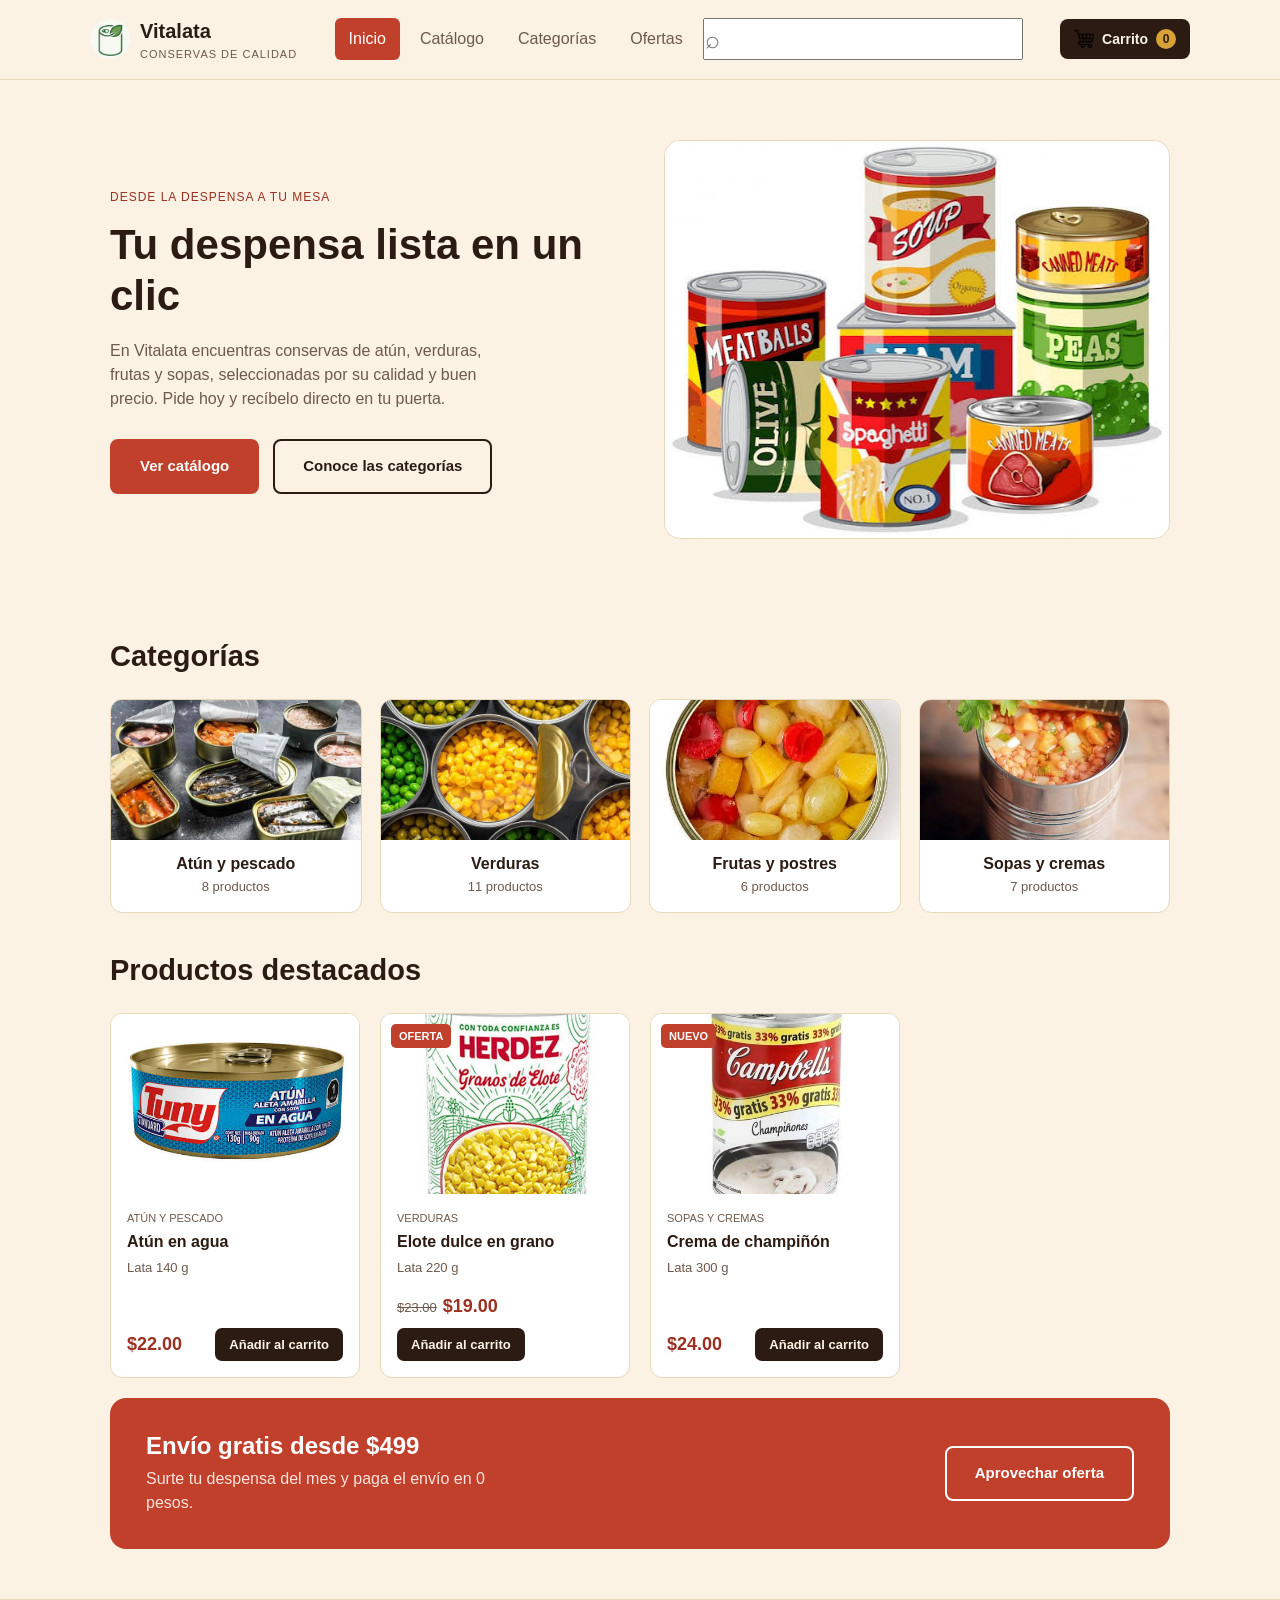
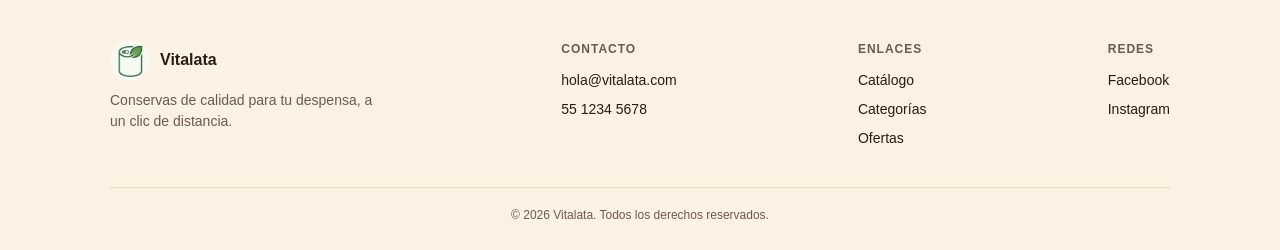
<file: index.html>
<!doctype html>
<html lang="es">
<head>
    <meta charset="UTF-8">
    <title>Vitalata - Conservas de calidad</title>
    <link rel="stylesheet" href="css/estilos.css">
</head>
<body>

    <header class="encabezado">
        <div class="contenedor barra-navegacion">

            <a href="index.html" class="logo">
                <img src="img/logo.png" alt="Logo de Vitalata" class="logo-marca">
                <div class="logo-texto">
                    <strong>Vitalata</strong>
                    <div class="logo-slogan">Conservas de calidad</div>
                </div>
            </a>

            <nav>
                <ul class="menu-principal">
                    <li><a href="index.html" class="activo">Inicio</a></li>
                    <li><a href="catalogo.html">Catálogo</a></li>
                    <li><a class="inactivo">Categorías</a></li>
                    <li><a class="inactivo">Ofertas</a></li>
                    <input type="text" placeholder="⌕">
                </ul>
            </nav>

            <button class="boton-carrito" aria-label="Ver carrito de compras">
                <img src="img/carrito.png" alt="" class="carrito-icono">
                <span>Carrito</span>
                <span class="carrito-contador">0</span>
            </button>

        </div>
    </header>

    <main class="contenedor">

        <section class="hero">
            <div class="hero-texto">
                <div class="hero-aviso">Desde la despensa a tu mesa</div>
                <h1>Tu despensa lista en un clic</h1>
                <p>
                    En Vitalata encuentras conservas de atún, verduras, frutas y
                    sopas, seleccionadas por su calidad y buen precio. Pide hoy y
                    recíbelo directo en tu puerta.
                </p>
                <div class="hero-botones">
                    <a href="catalogo.html" class="boton boton-primario">Ver catálogo</a>
                    <a class="boton boton-secundario inactivo">Conoce las categorías</a>
                </div>
            </div>
            <div class="hero-imagen">
                <img src="img/banner-inicio.jpg" alt="Variedad de productos enlatados Vitalata acomodados en la despensa">
            </div>
        </section>

        <section class="categorias">
            <h2 class="titulo-seccion">Categorías</h2>
            <div class="rejilla-categorias">

                <a href="catalogo.html" class="tarjeta-categoria">
                    <img src="img/categoria-atun.jpg" alt="Latas de atún y pescado Vitalata">
                    <h3>Atún y pescado</h3>
                    <p>8 productos</p>
                </a>

                <a href="catalogo.html" class="tarjeta-categoria">
                    <img src="img/categoria-verduras.jpg" alt="Latas de verduras Vitalata">
                    <h3>Verduras</h3>
                    <p>11 productos</p>
                </a>

                <a href="catalogo.html" class="tarjeta-categoria">
                    <img src="img/categoria-frutas.jpg" alt="Latas de frutas y postres Vitalata">
                    <h3>Frutas y postres</h3>
                    <p>6 productos</p>
                </a>

                <a href="catalogo.html" class="tarjeta-categoria">
                    <img src="img/categoria-sopas.jpg" alt="Latas de sopas y cremas Vitalata">
                    <h3>Sopas y cremas</h3>
                    <p>7 productos</p>
                </a>

            </div>
        </section>

        <section class="destacados">
            <h2 class="titulo-seccion">Productos destacados</h2>
            <div class="rejilla-productos">

                <article class="tarjeta-producto">
                    <div class="producto-imagen">
                        <img src="img/producto-atun-agua.jpg" alt="Lata de atún en agua Vitalata de 140 gramos">
                    </div>
                    <div class="producto-info">
                        <div class="producto-categoria">Atún y pescado</div>
                        <h3 class="producto-nombre">Atún en agua</h3>
                        <div class="producto-presentacion">Lata 140 g</div>
                        <div class="producto-precio-fila">
                            <div class="producto-precio">$22.00</div>
                            <button class="boton-agregar">Añadir al carrito</button>
                        </div>
                    </div>
                </article>

                <article class="tarjeta-producto">
                    <div class="producto-imagen">
                        <div class="etiqueta-producto">Oferta</div>
                        <img src="img/producto-elote-dulce.jpg" alt="Lata de elote dulce en grano Vitalata de 220 gramos">
                    </div>
                    <div class="producto-info">
                        <div class="producto-categoria">Verduras</div>
                        <h3 class="producto-nombre">Elote dulce en grano</h3>
                        <div class="producto-presentacion">Lata 220 g</div>
                        <div class="producto-precio-fila">
                            <div class="precio-grupo">
                                <div class="precio-anterior">$23.00</div>
                                <div class="producto-precio">$19.00</div>
                            </div>
                            <button class="boton-agregar">Añadir al carrito</button>
                        </div>
                    </div>
                </article>

                <article class="tarjeta-producto">
                    <div class="producto-imagen">
                        <div class="etiqueta-producto">Nuevo</div>
                        <img src="img/producto-crema-champinon.jpg" alt="Lata de crema de champiñón Vitalata de 300 gramos">
                    </div>
                    <div class="producto-info">
                        <div class="producto-categoria">Sopas y cremas</div>
                        <h3 class="producto-nombre">Crema de champiñón</h3>
                        <div class="producto-presentacion">Lata 300 g</div>
                        <div class="producto-precio-fila">
                            <div class="producto-precio">$24.00</div>
                            <button class="boton-agregar">Añadir al carrito</button>
                        </div>
                    </div>
                </article>

            </div>
        </section>

        <section class="banner-oferta">
            <div>
                <h2>Envío gratis desde $499</h2>
                <p>Surte tu despensa del mes y paga el envío en 0 pesos.</p>
            </div>
            <a href="catalogo.html" class="boton boton-secundario">Aprovechar oferta</a>
        </section>

    </main>

    <footer class="pie-pagina">
        <div class="contenedor">
            <div class="rejilla-pie">

                <div class="columna-pie columna-marca">
                    <a href="index.html" class="logo">
                        <img src="img/logo.png" alt="Logo de Vitalata" class="logo-marca">
                        <strong>Vitalata</strong>
                    </a>
                    <p>Conservas de calidad para tu despensa, a un clic de distancia.</p>
                </div>

                <div class="columna-pie">
                    <h4>Contacto</h4>
                    <ul>
                        <li>hola@vitalata.com</li>
                        <li>55 1234 5678</li>
                    </ul>
                </div>

                <div class="columna-pie">
                    <h4>Enlaces</h4>
                    <ul>
                        <li><a href="catalogo.html">Catálogo</a></li>
                        <li><a class="inactivo">Categorías</a></li>
                        <li><a class="inactivo">Ofertas</a></li>
                    </ul>
                </div>

                <div class="columna-pie">
                    <h4>Redes</h4>
                    <ul>
                        <li><a class="inactivo">Facebook</a></li>
                        <li><a class="inactivo">Instagram</a></li>
                    </ul>
                </div>

            </div>

            <p class="pie-inferior">&copy; 2026 Vitalata. Todos los derechos reservados.</p>
        </div>
    </footer>

</body>
</html>
</file>
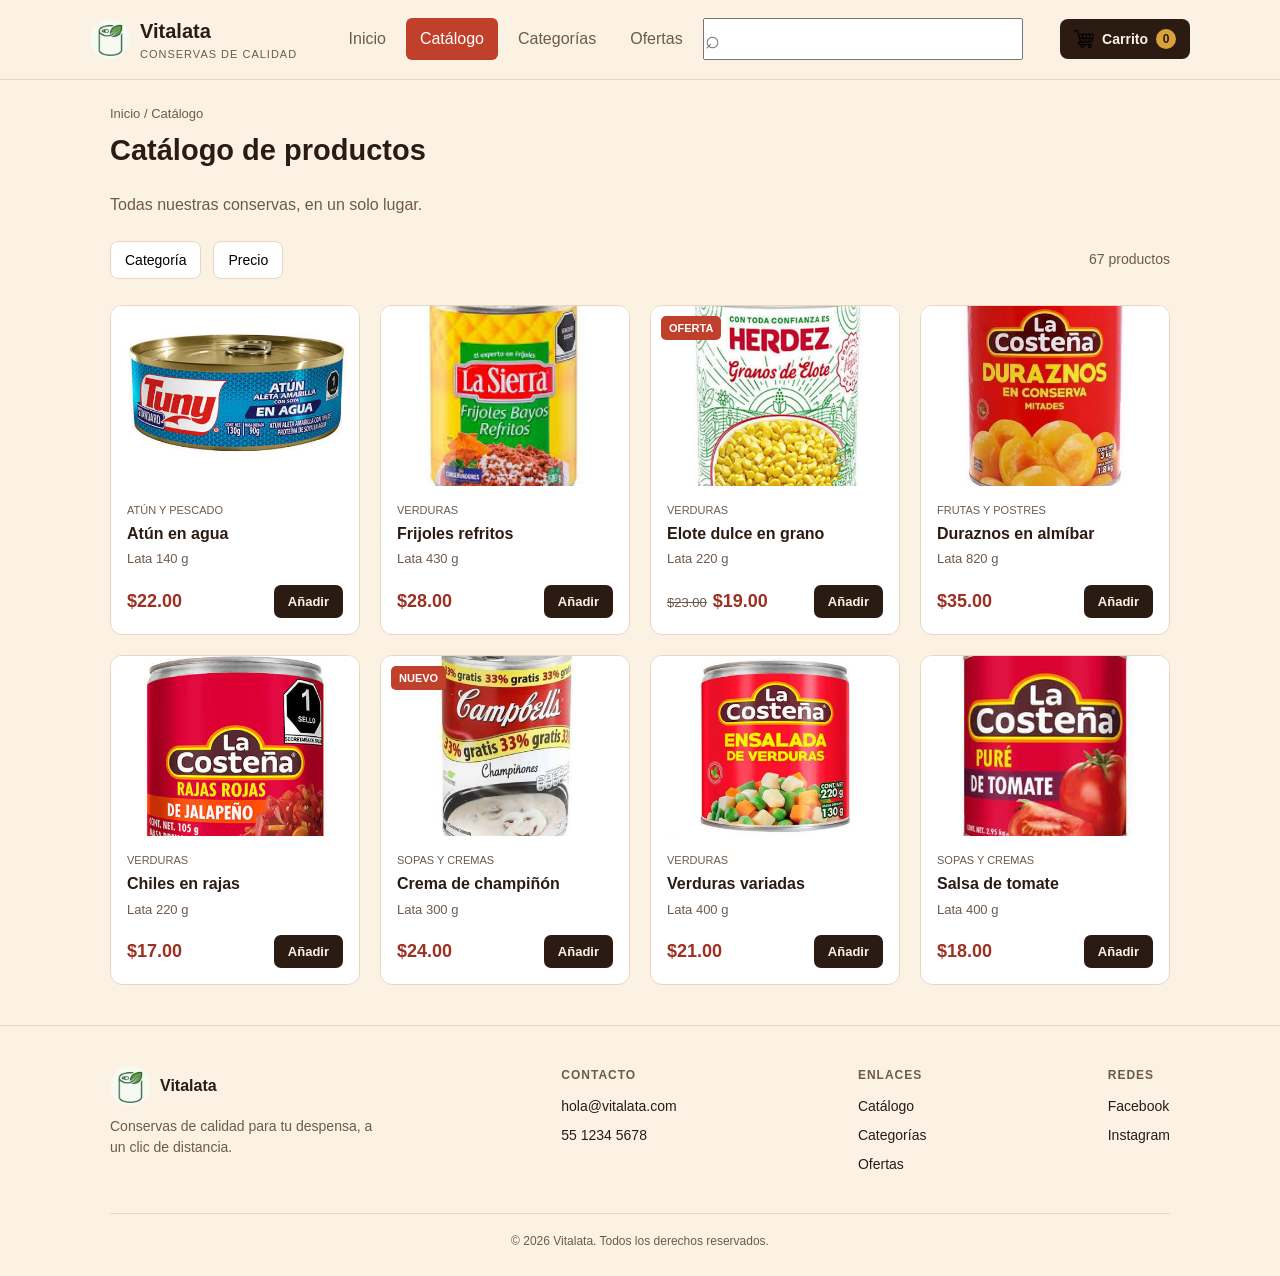
<file: catalogo.html>
<!doctype html>
<html lang="es">
<head>
    <meta charset="UTF-8">

    <title>Catálogo de productos - Vitalata</title>
    <link rel="stylesheet" href="css/estilos.css">
</head>
<body>

    <header class="encabezado">
        <div class="contenedor barra-navegacion">

            <a href="index.html" class="logo">
                <img src="img/logo.png" alt="Logo de Vitalata" class="logo-marca">
                <div class="logo-texto">
                    <strong>Vitalata</strong>
                    <div class="logo-slogan">Conservas de calidad</div>
                </div>
            </a>

            <nav>
                <ul class="menu-principal">
                    <li><a href="index.html">Inicio</a></li>
                    <li><a href="catalogo.html" class="activo">Catálogo</a></li>
                    <li><a class="inactivo">Categorías</a></li>
                    <li><a class="inactivo">Ofertas</a></li>
                    <input type="text" placeholder="⌕">
                </ul>
            </nav>

            <button class="boton-carrito" aria-label="Ver carrito de compras">
                <img src="img/carrito.png" alt="" class="carrito-icono">
                <span>Carrito</span>
                <span class="carrito-contador">0</span>
            </button>

        </div>
    </header>

    <main class="contenedor">

        <p class="migas-pan"><a href="index.html">Inicio</a> / Catálogo</p>

        <section class="encabezado-pagina">
            <h1 class="titulo-seccion">Catálogo de productos</h1>
            <p>Todas nuestras conservas, en un solo lugar.</p>
        </section>

        <div class="barra-filtros">
            <button class="filtro">Categoría</button>
            <button class="filtro">Precio</button>
            <div class="contador-resultados">67 productos</div>
        </div>

        <section class="rejilla-productos">

            <article class="tarjeta-producto">
                <div class="producto-imagen">
                    <img src="img/producto-atun-agua.jpg" alt="Lata de atún en agua Vitalata de 140 gramos">
                </div>
                <div class="producto-info">
                    <div class="producto-categoria">Atún y pescado</div>
                    <h3 class="producto-nombre">Atún en agua</h3>
                    <div class="producto-presentacion">Lata 140 g</div>
                    <div class="producto-precio-fila">
                        <div class="producto-precio">$22.00</div>
                        <button class="boton-agregar">Añadir</button>
                    </div>
                </div>
            </article>

            <article class="tarjeta-producto">
                <div class="producto-imagen">
                    <img src="img/producto-frijoles-refritos.jpg" alt="Lata de frijoles refritos Vitalata de 430 gramos">
                </div>
                <div class="producto-info">
                    <div class="producto-categoria">Verduras</div>
                    <h3 class="producto-nombre">Frijoles refritos</h3>
                    <div class="producto-presentacion">Lata 430 g</div>
                    <div class="producto-precio-fila">
                        <div class="producto-precio">$28.00</div>
                        <button class="boton-agregar">Añadir</button>
                    </div>
                </div>
            </article>

            <article class="tarjeta-producto">
                <div class="producto-imagen">
                    <div class="etiqueta-producto">Oferta</div>
                    <img src="img/producto-elote-dulce.jpg" alt="Lata de elote dulce en grano Vitalata de 220 gramos">
                </div>
                <div class="producto-info">
                    <div class="producto-categoria">Verduras</div>
                    <h3 class="producto-nombre">Elote dulce en grano</h3>
                    <div class="producto-presentacion">Lata 220 g</div>
                    <div class="producto-precio-fila">
                        <div class="precio-grupo">
                            <div class="precio-anterior">$23.00</div>
                            <div class="producto-precio">$19.00</div>
                        </div>
                        <button class="boton-agregar">Añadir</button>
                    </div>
                </div>
            </article>

            <article class="tarjeta-producto">
                <div class="producto-imagen">
                    <img src="img/producto-duraznos-almibar.jpg" alt="Lata de duraznos en almíbar Vitalata de 820 gramos">
                </div>
                <div class="producto-info">
                    <div class="producto-categoria">Frutas y postres</div>
                    <h3 class="producto-nombre">Duraznos en almíbar</h3>
                    <div class="producto-presentacion">Lata 820 g</div>
                    <div class="producto-precio-fila">
                        <div class="producto-precio">$35.00</div>
                        <button class="boton-agregar">Añadir</button>
                    </div>
                </div>
            </article>

            <article class="tarjeta-producto">
                <div class="producto-imagen">
                    <img src="img/producto-chiles-rajas.jpg" alt="Lata de chiles en rajas Vitalata de 220 gramos">
                </div>
                <div class="producto-info">
                    <div class="producto-categoria">Verduras</div>
                    <h3 class="producto-nombre">Chiles en rajas</h3>
                    <div class="producto-presentacion">Lata 220 g</div>
                    <div class="producto-precio-fila">
                        <div class="producto-precio">$17.00</div>
                        <button class="boton-agregar">Añadir</button>
                    </div>
                </div>
            </article>

            <article class="tarjeta-producto">
                <div class="producto-imagen">
                    <div class="etiqueta-producto">Nuevo</div>
                    <img src="img/producto-crema-champinon.jpg" alt="Lata de crema de champiñón Vitalata de 300 gramos">
                </div>
                <div class="producto-info">
                    <div class="producto-categoria">Sopas y cremas</div>
                    <h3 class="producto-nombre">Crema de champiñón</h3>
                    <div class="producto-presentacion">Lata 300 g</div>
                    <div class="producto-precio-fila">
                        <div class="producto-precio">$24.00</div>
                        <button class="boton-agregar">Añadir</button>
                    </div>
                </div>
            </article>

            <article class="tarjeta-producto">
                <div class="producto-imagen">
                    <img src="img/producto-verduras-variadas.jpg" alt="Lata de verduras variadas Vitalata de 400 gramos">
                </div>
                <div class="producto-info">
                    <div class="producto-categoria">Verduras</div>
                    <h3 class="producto-nombre">Verduras variadas</h3>
                    <div class="producto-presentacion">Lata 400 g</div>
                    <div class="producto-precio-fila">
                        <div class="producto-precio">$21.00</div>
                        <button class="boton-agregar">Añadir</button>
                    </div>
                </div>
            </article>

            <article class="tarjeta-producto">
                <div class="producto-imagen">
                    <img src="img/producto-salsa-tomate.jpg" alt="Lata de salsa de tomate Vitalata de 400 gramos">
                </div>
                <div class="producto-info">
                    <div class="producto-categoria">Sopas y cremas</div>
                    <h3 class="producto-nombre">Salsa de tomate</h3>
                    <div class="producto-presentacion">Lata 400 g</div>
                    <div class="producto-precio-fila">
                        <div class="producto-precio">$18.00</div>
                        <button class="boton-agregar">Añadir</button>
                    </div>
                </div>
            </article>

        </section>

    </main>

    <footer class="pie-pagina">
        <div class="contenedor">
            <div class="rejilla-pie">

                <div class="columna-pie columna-marca">
                    <a href="index.html" class="logo">
                        <img src="img/logo.png" alt="Logo de Vitalata" class="logo-marca">
                        <strong>Vitalata</strong>
                    </a>
                    <p>Conservas de calidad para tu despensa, a un clic de distancia.</p>
                </div>

                <div class="columna-pie">
                    <h4>Contacto</h4>
                    <ul>
                        <li>hola@vitalata.com</li>
                        <li>55 1234 5678</li>
                    </ul>
                </div>

                <div class="columna-pie">
                    <h4>Enlaces</h4>
                    <ul>
                        <li><a href="catalogo.html">Catálogo</a></li>
                        <li><a class="inactivo">Categorías</a></li>
                        <li><a class="inactivo">Ofertas</a></li>
                    </ul>
                </div>

                <div class="columna-pie">
                    <h4>Redes</h4>
                    <ul>
                        <li><a class="inactivo">Facebook</a></li>
                        <li><a class="inactivo">Instagram</a></li>
                    </ul>
                </div>

            </div>

            <p class="pie-inferior">&copy; 2026 Vitalata. Todos los derechos reservados.</p>
        </div>
    </footer>

</body>
</html>
</file>
<file: css/estilos.css>
* {
    margin: 0;
    padding: 0;
    box-sizing: border-box;
}

:root {
    --color-crema: #fbf2e4;
    --color-blanco: #ffffff;
    --color-texto: #2b1b12;
    --color-texto-claro: #6e5a4c;
    --color-tomate: #c1402c;
    --color-tomate-oscuro: #9c3022;
    --color-dorado: #d7a237;
    --color-linea: #e7d7be;
    --fuente-principal: Arial, Helvetica, sans-serif;
}


body {
    font-family: var(--fuente-principal);
    background-color: var(--color-crema);
    color: var(--color-texto);
    line-height: 1.5;
}

a {
    text-decoration: none;
    color: inherit;
}

a.inactivo {
    cursor: pointer;
}

img {
    max-width: 100%;
    display: block;
}

ul {
    list-style: none;
}

input {
    font-size: 25px;
}

h1, h2, h3 {
    font-weight: 700;
    line-height: 1.2;
}

.contenedor {
    width: 100%;
    max-width: 1100px;
    margin: 0 auto;
    padding: 0 20px;
}

.titulo-seccion {
    font-size: 29px;
    margin-bottom: 25px;
}


.boton {
    display: inline-block;
    padding: 14px 28px;
    border-radius: 8px;
    font-weight: 600;
    font-size: 15px;
    border: 2px solid transparent;
    cursor: pointer;
    transition: 0.2s;
}

.boton-primario {
    background-color: var(--color-tomate);
    color: var(--color-blanco);
}

.boton-primario:hover {
    background-color: var(--color-tomate-oscuro);
}

.boton-secundario {
    background-color: transparent;
    border-color: var(--color-texto);
    color: var(--color-texto);
}

.boton-secundario:hover {
    background-color: var(--color-texto);
    color: var(--color-crema);
}


.encabezado {
    position: sticky;
    top: 0;
    z-index: 100;
    background-color: var(--color-crema);
    border-bottom: 1px solid var(--color-linea);
}

.barra-navegacion {
    display: flex;
    align-items: center;
    justify-content: space-between;
    flex-wrap: wrap;
    gap: 14px;
    padding: 16px 0;
}

.logo {
    display: flex;
    align-items: center;
    gap: 10px;
}

.logo-marca {
    width: 40px;
    height: 40px;
    border-radius: 50%;
    object-fit: cover;
}

.logo-texto strong {
    display: block;
    font-size: 20px;
}

.logo-slogan {
    font-size: 11px;
    letter-spacing: 1px;
    text-transform: uppercase;
    color: var(--color-texto-claro);
}

.menu-principal {
    display: flex;
    gap: 6px;
}

.menu-principal a {
    display: inline-block;
    padding: 9px 14px;
    border-radius: 6px;
    font-weight: 500;
    color: var(--color-texto-claro);
    transition: 0.2s;
}

.menu-principal a:hover {
    background-color: var(--color-linea);
    color: var(--color-texto);
}

.menu-principal a.activo {
    background-color: var(--color-tomate);
    color: var(--color-blanco);
}


.boton-carrito {
    display: flex;
    align-items: center;
    gap: 8px;
    background-color: var(--color-texto);
    color: var(--color-crema);
    border: none;
    border-radius: 8px;
    padding: 10px 14px;
    font-size: 14px;
    font-weight: 600;
    cursor: pointer;
    transition: 0.2s;
}

.boton-carrito:hover {
    background-color: var(--color-tomate);
}

.carrito-icono {
    width: 20px;
    height: 20px;
    object-fit: contain;
}

.carrito-contador {
    min-width: 20px;
    height: 20px;
    padding: 0 6px;
    border-radius: 10px;
    background-color: var(--color-dorado);
    color: var(--color-texto);
    font-size: 12px;
    font-weight: 700;
    display: flex;
    align-items: center;
    justify-content: center;
}


.hero {
    display: flex;
    align-items: center;
    gap: 50px;
    padding: 60px 0;
}

.hero-texto {
    flex: 1;
    min-width: 280px;
}

.hero-aviso {
    display: inline-block;
    font-size: 12px;
    letter-spacing: 1px;
    text-transform: uppercase;
    color: var(--color-tomate-oscuro);
    margin-bottom: 14px;
}

.hero-texto h1 {
    font-size: 42px;
    margin-bottom: 18px;
}

.hero-texto h1 em {
    font-style: normal;
    color: var(--color-tomate);
}

.hero-texto p {
    color: var(--color-texto-claro);
    max-width: 380px;
    margin-bottom: 28px;
}

.hero-botones {
    display: flex;
    gap: 14px;
    flex-wrap: wrap;
}

.hero-imagen {
    flex: 1;
    min-width: 280px;
    border-radius: 16px;
    overflow: hidden;
    border: 1px solid var(--color-linea);
}

.hero-imagen img {
    width: 100%;
    height: 100%;
    object-fit: cover;
}


.categorias {
    padding: 40px 0;
}

.rejilla-categorias {
    display: flex;
    gap: 18px;
    flex-wrap: wrap;
}

.tarjeta-categoria {
    flex: 1;
    min-width: 220px;
    background-color: var(--color-blanco);
    border: 1px solid var(--color-linea);
    border-radius: 12px;
    overflow: hidden;
    text-align: center;
    transition: 0.2s;
}

.tarjeta-categoria:hover {
    border-color: var(--color-tomate);
}

.tarjeta-categoria img {
    width: 100%;
    height: 140px;
    object-fit: cover;
}

.tarjeta-categoria h3 {
    font-size: 16px;
    margin: 14px 0 4px;
}

.tarjeta-categoria p {
    font-size: 13px;
    color: var(--color-texto-claro);
    padding-bottom: 16px;
}


.rejilla-productos {
    display: flex;
    flex-wrap: wrap;
    gap: 20px;
}

.tarjeta-producto {
    width: calc(25% - 15px);
    min-width: 220px;
    background-color: var(--color-blanco);
    border: 1px solid var(--color-linea);
    border-radius: 12px;
    overflow: hidden;
    display: flex;
    flex-direction: column;
    transition: 0.2s;
}

.tarjeta-producto:hover {
    border-color: var(--color-tomate);
}

.producto-imagen {
    position: relative;
}

.producto-imagen img {
    width: 100%;
    height: 180px;
    object-fit: cover;
}

.etiqueta-producto {
    position: absolute;
    top: 10px;
    left: 10px;
    background-color: var(--color-tomate);
    color: var(--color-blanco);
    font-size: 11px;
    font-weight: 600;
    text-transform: uppercase;
    padding: 4px 8px;
    border-radius: 5px;
}

.producto-info {
    padding: 16px;
    display: flex;
    flex-direction: column;
    gap: 6px;
    flex-grow: 1;
}

.producto-categoria {
    font-size: 11px;
    text-transform: uppercase;
    color: var(--color-texto-claro);
}

.producto-nombre {
    font-size: 16px;
    font-weight: 600;
}

.producto-presentacion {
    font-size: 13px;
    color: var(--color-texto-claro);
}

.producto-precio-fila {
    display: flex;
    align-items: center;
    justify-content: space-between;
    flex-wrap: wrap;
    gap: 8px 10px;
    margin-top: auto;
    padding-top: 10px;
}

.producto-precio {
    font-size: 18px;
    font-weight: 700;
    color: var(--color-tomate-oscuro);
}

.precio-grupo {
    display: flex;
    align-items: baseline;
    gap: 6px;
}

.precio-anterior {
    font-size: 13px;
    font-weight: 400;
    color: var(--color-texto-claro);
    text-decoration: line-through;
}

.boton-agregar {
    background-color: var(--color-texto);
    color: var(--color-crema);
    border: none;
    border-radius: 7px;
    padding: 9px 14px;
    font-size: 13px;
    font-weight: 600;
    cursor: pointer;
    white-space: nowrap;
    transition: 0.2s;
}

.boton-agregar:hover {
    background-color: var(--color-tomate);
}


.banner-oferta {
    background-color: var(--color-tomate);
    color: var(--color-blanco);
    border-radius: 16px;
    padding: 34px 36px;
    margin: 20px 0 50px;
    display: flex;
    align-items: center;
    justify-content: space-between;
    flex-wrap: wrap;
    gap: 24px;
}

.banner-oferta h2 {
    font-size: 24px;
    margin-bottom: 6px;
}

.banner-oferta p {
    color: #fbe4dd;
    max-width: 360px;
}

.banner-oferta .boton-secundario {
    border-color: var(--color-blanco);
    color: var(--color-blanco);
}

.banner-oferta .boton-secundario:hover {
    background-color: var(--color-blanco);
    color: var(--color-tomate);
}


.migas-pan {
    font-size: 13px;
    color: var(--color-texto-claro);
    padding-top: 24px;
}

.migas-pan a:hover {
    color: var(--color-tomate);
}

.encabezado-pagina {
    padding: 10px 0 24px;
}

.encabezado-pagina p {
    color: var(--color-texto-claro);
    margin-top: 6px;
}

.barra-filtros {
    display: flex;
    align-items: center;
    flex-wrap: wrap;
    gap: 12px;
    padding-bottom: 26px;
}

.filtro {
    background-color: var(--color-blanco);
    border: 1px solid var(--color-linea);
    border-radius: 8px;
    padding: 10px 14px;
    font-size: 14px;
    font-weight: 500;
    cursor: pointer;
    transition: 0.2s;
}

.filtro:hover {
    border-color: var(--color-tomate);
    color: var(--color-tomate);
}

.contador-resultados {
    margin-left: auto;
    font-size: 14px;
    color: var(--color-texto-claro);
}


.pie-pagina {
    border-top: 1px solid var(--color-linea);
    margin-top: 40px;
    padding: 40px 0 26px;
}

.rejilla-pie {
    display: flex;
    flex-wrap: wrap;
    justify-content: space-between;
    gap: 30px;
}

.columna-pie h4 {
    font-size: 12px;
    letter-spacing: 1px;
    text-transform: uppercase;
    color: var(--color-texto-claro);
    margin-bottom: 12px;
}

.columna-pie ul li {
    margin-bottom: 8px;
    font-size: 14px;
}

.columna-pie ul li a:hover {
    color: var(--color-tomate);
}

.columna-marca p {
    color: var(--color-texto-claro);
    font-size: 14px;
    max-width: 270px;
    margin-top: 10px;
}

.pie-inferior {
    margin-top: 30px;
    padding-top: 18px;
    border-top: 1px solid var(--color-linea);
    font-size: 12px;
    color: var(--color-texto-claro);
    text-align: center;
}
</file>
